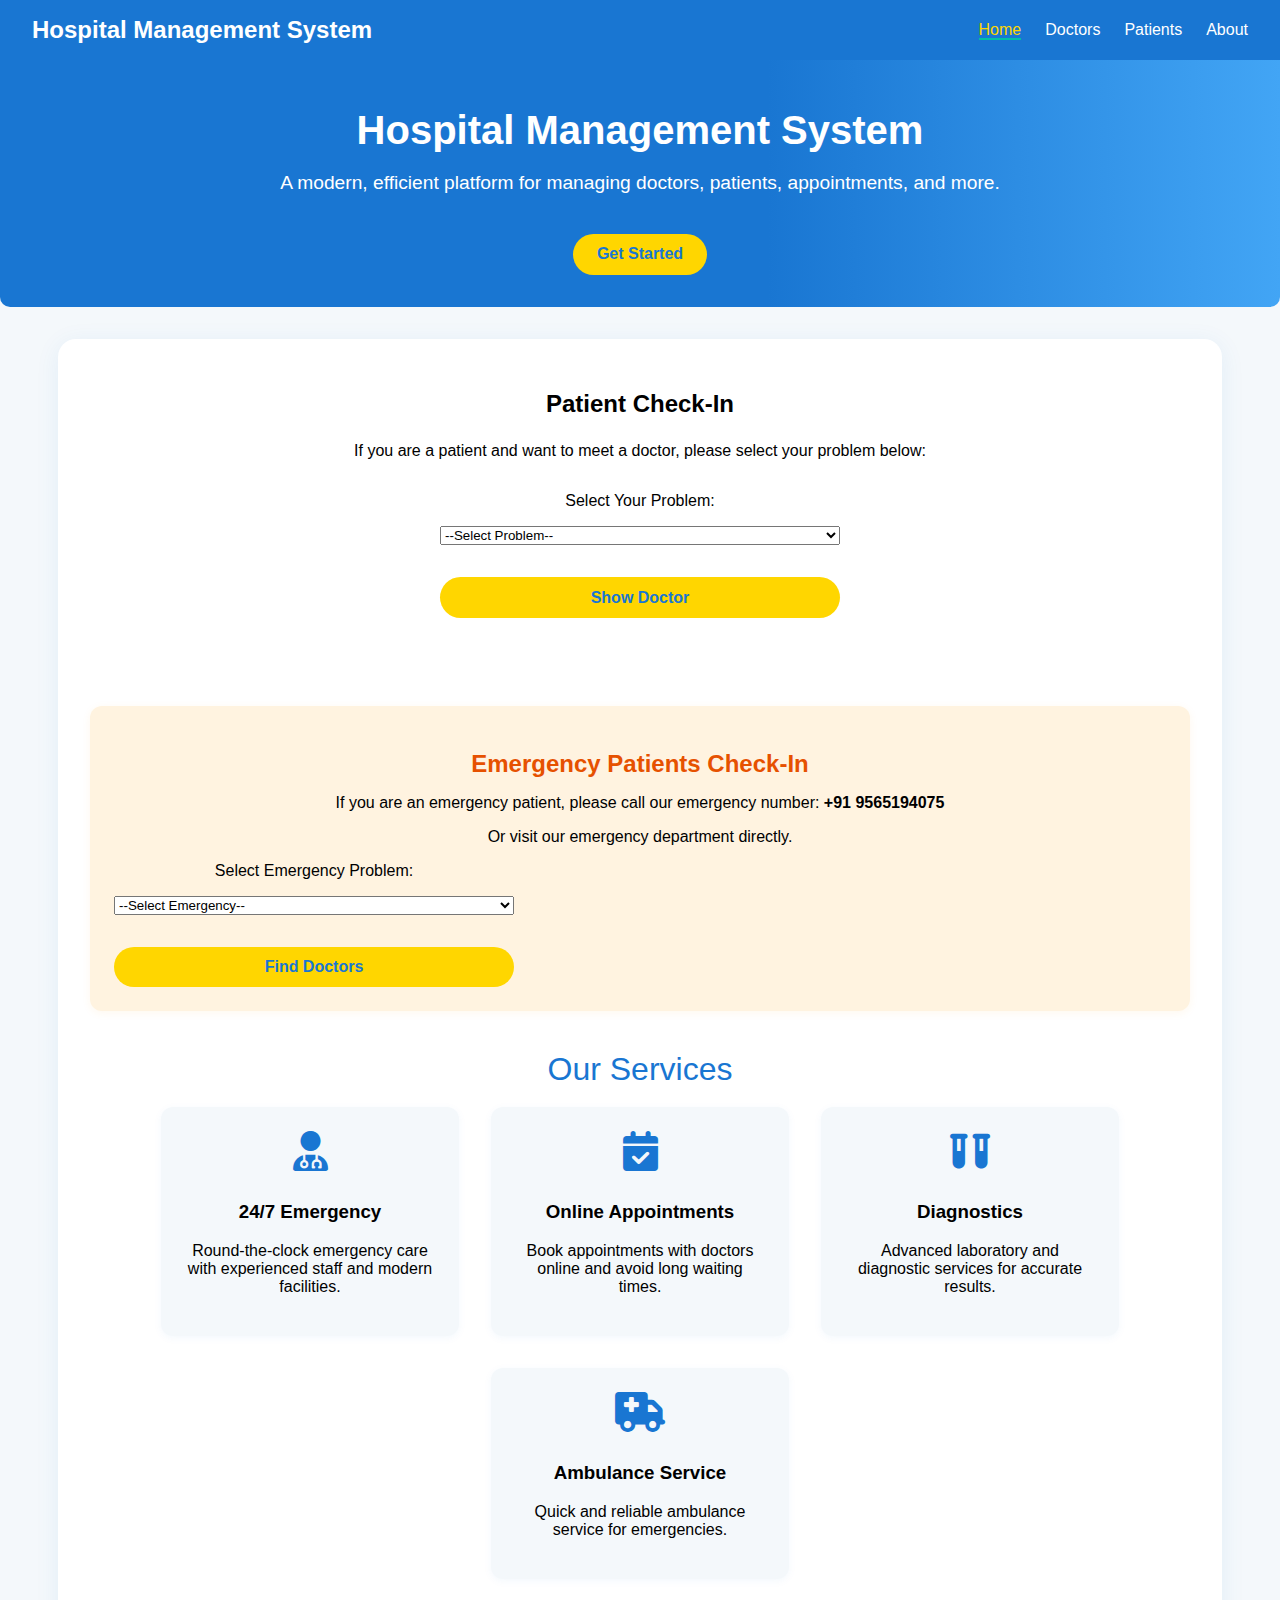
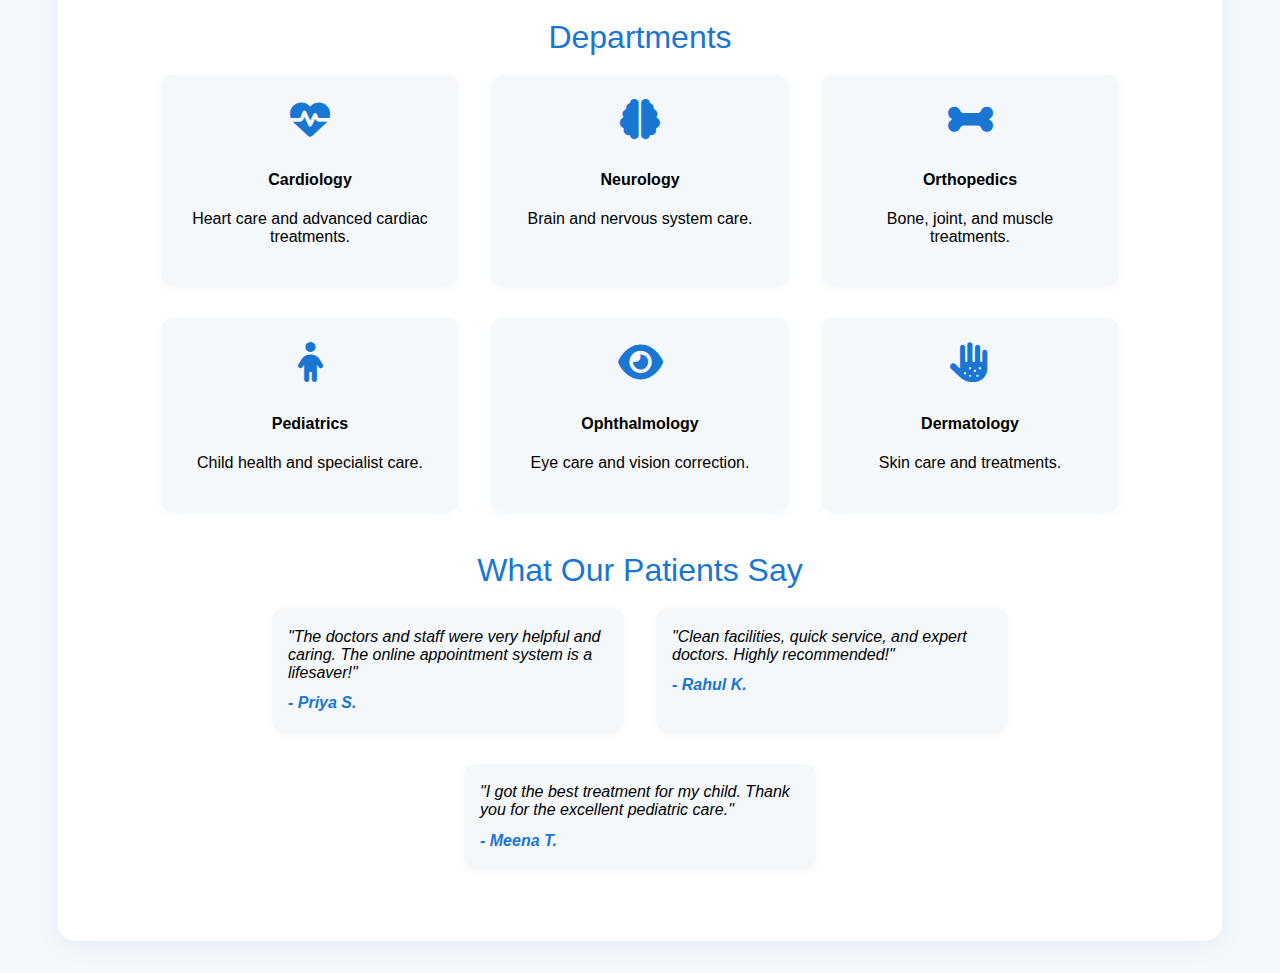
<file: index.html>
<!DOCTYPE html>
<html lang="en">
<head>
    <meta charset="UTF-8">
    <meta name="viewport" content="width=device-width, initial-scale=1.0">
    <title>Hospital Management System</title>
    <link rel="stylesheet" href="css/styles.css">
    <style>
        body {
            font-family: 'Segoe UI', Arial, sans-serif;
            background: #f4f8fb;
            margin: 0;
            padding: 0;
        }
        .navbar {
            background: #1976d2;
            color: #fff;
            padding: 1rem 2rem;
            display: flex;
            justify-content: space-between;
            align-items: center;
        }
        .nav-logo {
            font-size: 1.5rem;
            font-weight: bold;
        }
        .nav-links {
            list-style: none;
            display: flex;
            gap: 1.5rem;
            margin: 0;
            padding: 0;
        }
        .nav-links a {
            color: #fff;
            text-decoration: none;
            font-weight: 500;
            transition: color 0.2s;
        }
        .nav-links a.active, .nav-links a:hover {
            color: #ffd600;
        }
        .hero {
            background: linear-gradient(90deg, #1976d2 60%, #42a5f5 100%);
            color: #fff;
            text-align: center;
            padding: 3rem 1rem 2rem 1rem;
        }
        .hero h1 {
            margin: 0 0 1rem 0;
            font-size: 2.5rem;
        }
        .hero p {
            font-size: 1.2rem;
            margin-bottom: 1.5rem;
        }
        .btn {
            background: #ffd600;
            color: #1976d2;
            border: none;
            padding: 0.7rem 1.5rem;
            border-radius: 25px;
            font-size: 1rem;
            font-weight: bold;
            cursor: pointer;
            transition: background 0.2s;
            text-decoration: none;
            display: inline-block;
        }
        .btn:hover {
            background: #fff176;
        }
        .container {
            max-width: 1100px;
            margin: 2rem auto;
            padding: 2rem;
            background: #fff;
            border-radius: 18px;
            box-shadow: 0 4px 24px rgba(25, 118, 210, 0.08);
        }
        .patient-section {
            display: flex;
            flex-direction: column;
            align-items: center;
            margin-bottom: 2rem;
        }
        .patient-section h2 {
            margin-bottom: 0.5rem;
        }
        #problemForm {
            display: flex;
            flex-direction: column;
            align-items: center;
            gap: 1rem;
            margin-top: 1rem;
            width: 100%;
            max-width: 400px;
        }
        #problemForm select, #problemForm button {
            width: 100%;
        }
        #doctorResult {
            margin-top: 1.5rem;
            font-size: 1.1rem;
            color: #1976d2;
            min-height: 2rem;
        }
        .services, .departments, .testimonials {
            margin: 2.5rem 0;
        }
        .section-title {
            text-align: center;
            font-size: 2rem;
            margin-bottom: 1.2rem;
            color: #1976d2;
        }
        .services-list, .departments-list {
            display: flex;
            flex-wrap: wrap;
            gap: 2rem;
            justify-content: center;
        }
        .service, .department {
            background: #f4f8fb;
            border-radius: 12px;
            padding: 1.5rem;
            width: 250px;
            box-shadow: 0 2px 8px rgba(25, 118, 210, 0.05);
            text-align: center;
        }
        .service i, .department i {
            font-size: 2.5rem;
            color: #1976d2;
            margin-bottom: 0.7rem;
        }
        .testimonials-list {
            display: flex;
            flex-wrap: wrap;
            gap: 2rem;
            justify-content: center;
        }
        .testimonial {
            background: #f4f8fb;
            border-radius: 12px;
            padding: 1.2rem 1rem;
            width: 320px;
            box-shadow: 0 2px 8px rgba(25, 118, 210, 0.05);
            font-style: italic;
        }
        .testimonial .author {
            margin-top: 0.8rem;
            font-weight: bold;
            color: #1976d2;
        }
        @media (max-width: 900px) {
            .container {
                padding: 1rem;
            }
            .services-list, .departments-list, .testimonials-list {
                flex-direction: column;
                align-items: center;
            }
        }
        @media (max-width: 600px) {
            .hero h1 {
                font-size: 1.5rem;
            }
            .container {
                margin: 1rem;
                padding: 0.5rem;
            }
            .service, .department, .testimonial {
                width: 100%;
            }
        }
    </style>
    <!-- Optionally use Font Awesome for icons -->
    <link rel="stylesheet" href="https://cdnjs.cloudflare.com/ajax/libs/font-awesome/6.4.2/css/all.min.css"/>
</head>
<body>
    <nav class="navbar">
        <div class="nav-logo">Hospital Management System</div>
        <ul class="nav-links">
            <li><a href="index.html" class="active">Home</a></li>
            <li><a href="pages/doctors.html">Doctors</a></li>
            <li><a href="pages/patients.html">Patients</a></li>
            <li><a href="pages/about.html">About</a></li>
        </ul>
    </nav>
    <header class="hero">
        <h1>Hospital Management System</h1>
        <p>A modern, efficient platform for managing doctors, patients, appointments, and more.</p>
        <a href="pages/doctors.html" class="btn">Get Started</a>
    </header>

    <div class="container">
        <main class="patient-section">
            <h2>Patient Check-In</h2>
            <p>If you are a patient and want to meet a doctor, please select your problem below:</p>
            <form id="problemForm">
                <label for="problem">Select Your Problem:</label>
                <select id="problem" name="problem" required>
                    <option value="">--Select Problem--</option>
                    <option value="fever">Fever</option>
                    <option value="cough">Cough</option>
                    <option value="headache">Headache</option>
                    <option value="stomach">Stomach Pain</option>
                    <option value="skin">Skin Issue</option>
                    <option value="eye">Eye Problem</option>
                    <option value="heart">Heart Issue</option>
                    <option value="bone">Bone/Joint Pain</option>
                    <option value="child">Child Specialist</option>
                </select>
                <button type="submit" class="btn">Show Doctor</button>
            </form>
            <div id="doctorResult"></div>
        </main>

        <!-- Emergency Patients quick find doctors -->
        <section class="emergency">
            <h2>Emergency Patients Check-In</h2>
            <p>If you are an emergency patient, please call our emergency number: <strong>+91 9565194075</strong></p>
            <p>Or visit our emergency department directly.</p>
            <form id="emergencyForm" style="margin-top:1rem; display:flex; flex-direction:column; align-items:center; gap:1rem; max-width:400px; width:100%;">
                <label for="emergencyProblem">Select Emergency Problem:</label>
                <select id="emergencyProblem" name="emergencyProblem" required style="width:100%;">
                    <option value="">--Select Emergency--</option>
                    <option value="heart_attack">Heart Attack</option>
                    <option value="stroke">Stroke</option>
                    <option value="accident">Accident/Trauma</option>
                    <option value="breathing">Breathing Difficulty</option>
                    <option value="bleeding">Severe Bleeding</option>
                    <option value="burns">Severe Burns</option>
                    <option value="unconscious">Unconsciousness</option>
                </select>
                <button type="submit" class="btn" style="width:100%;">Find Doctors</button>
            </form>
        </section>
        <script>
            document.getElementById('emergencyForm').addEventListener('submit', function(e) {
                e.preventDefault();
                const problem = document.getElementById('emergencyProblem').value;
                if (problem) {
                    // Redirect to emergency doctors page with query params
                    window.location.href = `pages/emergency_doctors.html?problem=${encodeURIComponent(problem)}`;
                }
            });
        </script>
        <style>
            .emergency {
                background: #fff3e0;
                border-radius: 12px;
                padding: 1.5rem;
                margin-bottom: 2rem;
                box-shadow: 0 2px 8px rgba(255, 167, 38, 0.08);
                text-align: center;
            }
            .emergency h2 {
                color: #e65100;
                margin-bottom: 0.5rem;
            }
            @media (max-width: 600px) {
                .emergency {
                    padding: 1rem 0.5rem;
                }
            }
        </style>

        <section class="services">
            <div class="section-title">Our Services</div>
            <div class="services-list">
                <div class="service">
                    <i class="fas fa-user-md"></i>
                    <h3>24/7 Emergency</h3>
                    <p>Round-the-clock emergency care with experienced staff and modern facilities.</p>
                </div>
                <div class="service">
                    <i class="fas fa-calendar-check"></i>
                    <h3>Online Appointments</h3>
                    <p>Book appointments with doctors online and avoid long waiting times.</p>
                </div>
                <div class="service">
                    <i class="fas fa-vials"></i>
                    <h3>Diagnostics</h3>
                    <p>Advanced laboratory and diagnostic services for accurate results.</p>
                </div>
                <div class="service">
                    <i class="fas fa-ambulance"></i>
                    <h3>Ambulance Service</h3>
                    <p>Quick and reliable ambulance service for emergencies.</p>
                </div>
            </div>
        </section>

        <section class="departments">
            <div class="section-title">Departments</div>
            <div class="departments-list">
                <div class="department">
                    <i class="fas fa-heartbeat"></i>
                    <h4>Cardiology</h4>
                    <p>Heart care and advanced cardiac treatments.</p>
                </div>
                <div class="department">
                    <i class="fas fa-brain"></i>
                    <h4>Neurology</h4>
                    <p>Brain and nervous system care.</p>
                </div>
                <div class="department">
                    <i class="fas fa-bone"></i>
                    <h4>Orthopedics</h4>
                    <p>Bone, joint, and muscle treatments.</p>
                </div>
                <div class="department">
                    <i class="fas fa-child"></i>
                    <h4>Pediatrics</h4>
                    <p>Child health and specialist care.</p>
                </div>
                <div class="department">
                    <i class="fas fa-eye"></i>
                    <h4>Ophthalmology</h4>
                    <p>Eye care and vision correction.</p>
                </div>
                <div class="department">
                    <i class="fas fa-allergies"></i>
                    <h4>Dermatology</h4>
                    <p>Skin care and treatments.</p>
                </div>
            </div>
        </section>

        <section class="testimonials">
            <div class="section-title">What Our Patients Say</div>
            <div class="testimonials-list">
                <div class="testimonial">
                    "The doctors and staff were very helpful and caring. The online appointment system is a lifesaver!"
                    <div class="author">- Priya S.</div>
                </div>
                <div class="testimonial">
                    "Clean facilities, quick service, and expert doctors. Highly recommended!"
                    <div class="author">- Rahul K.</div>
                </div>
                <div class="testimonial">
                    "I got the best treatment for my child. Thank you for the excellent pediatric care."
                    <div class="author">- Meena T.</div>
                </div>
            </div>
        </section>
    </div>

    <script>
        const doctorMap = {
            fever: "Dr. Sharma (General Physician)",
            cough: "Dr. Sharma (General Physician)",
            headache: "Dr. Mehta (Neurologist)",
            stomach: "Dr. Gupta (Gastroenterologist)",
            skin: "Dr. Singh (Dermatologist)",
            eye: "Dr. Verma (Ophthalmologist)",
            heart: "Dr. Kapoor (Cardiologist)",
            bone: "Dr. Rao (Orthopedic Surgeon)",
            child: "Dr. Joshi (Pediatrician)"
        };

        document.getElementById('problemForm').addEventListener('submit', function(e) {
            e.preventDefault();
            const problem = document.getElementById('problem').value;
            const resultDiv = document.getElementById('doctorResult');
            if (doctorMap[problem]) {
                resultDiv.innerHTML = `<strong>Recommended Doctor:</strong> ${doctorMap[problem]}`;
            } else {
                resultDiv.innerHTML = "Please select a problem to see the recommended doctor.";
            }
        });
    </script>
    <script src="js/script.js"></script>
</body>
</html>
</file>
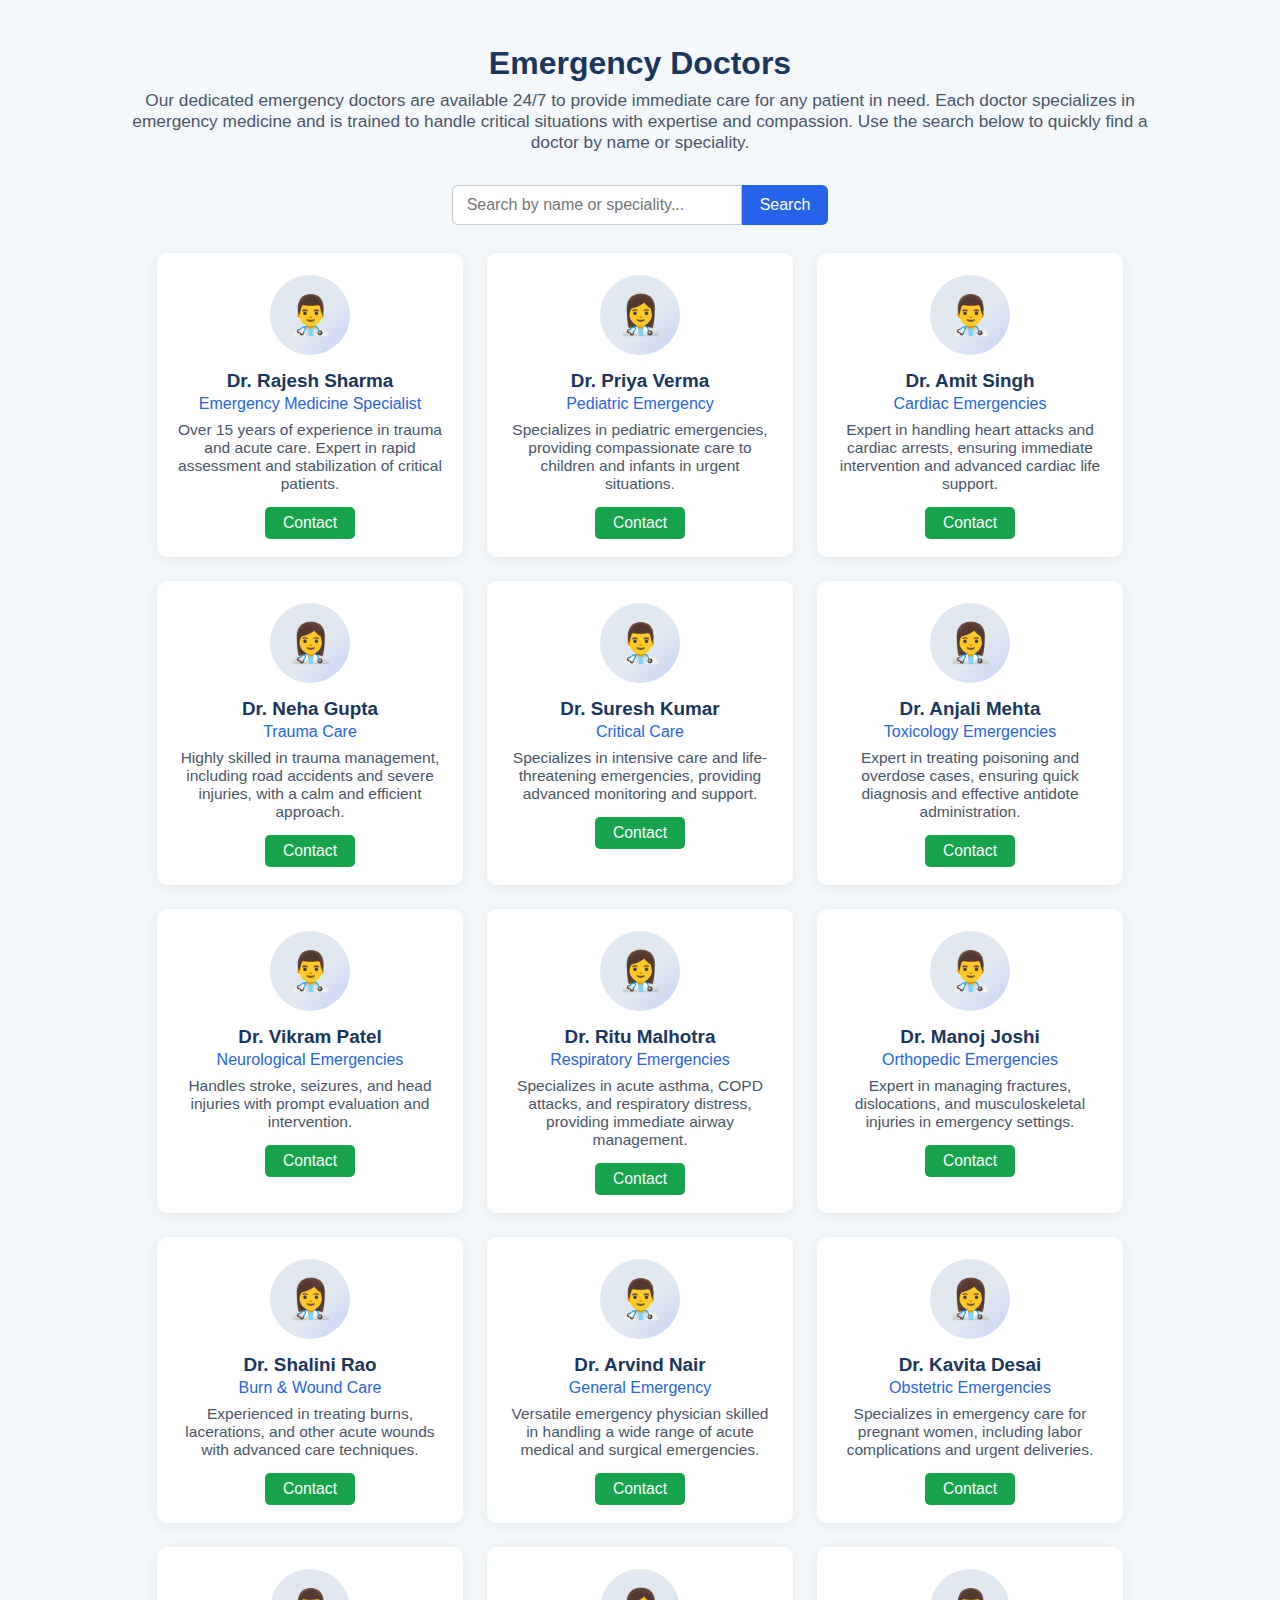
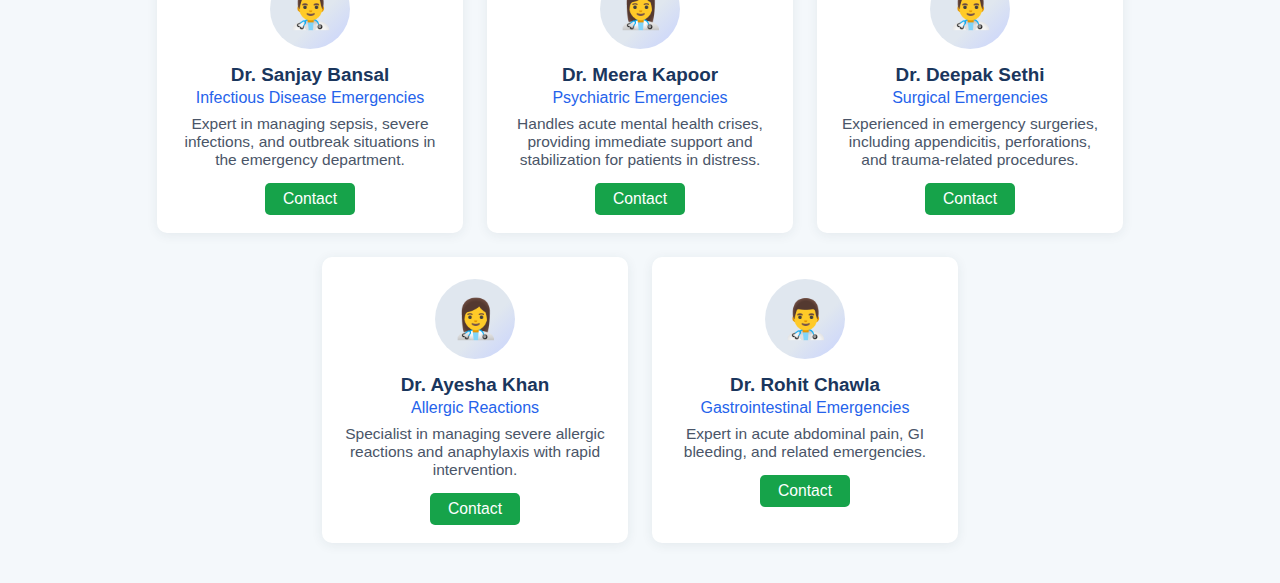
<file: pages/emergency_doctors.html>
<!DOCTYPE html>
<html lang="en">
<head>
    <meta charset="UTF-8">
    <meta name="viewport" content="width=device-width, initial-scale=1.0">
    <title>Emergency Doctors</title>
    <style>
        body {
            font-family: 'Segoe UI', Arial, sans-serif;
            margin: 0;
            background: #f4f8fb;
        }
        .container {
            max-width: 1050px;
            margin: 0 auto;
            padding: 24px 12px 40px 12px;
        }
        h1 {
            text-align: center;
            color: #1a365d;
            margin-bottom: 8px;
        }
        .intro {
            text-align: center;
            margin-bottom: 32px;
            color: #4a5568;
            font-size: 1.08em;
        }
        .search-bar {
            display: flex;
            justify-content: center;
            margin-bottom: 28px;
        }
        .search-bar input[type="text"] {
            width: 260px;
            padding: 10px 14px;
            border: 1px solid #bfc9d1;
            border-radius: 6px 0 0 6px;
            font-size: 1em;
            outline: none;
            transition: border 0.2s;
        }
        .search-bar button {
            padding: 10px 18px;
            border: none;
            background: #2563eb;
            color: #fff;
            font-size: 1em;
            border-radius: 0 6px 6px 0;
            cursor: pointer;
            transition: background 0.2s;
        }
        .search-bar button:hover {
            background: #1e40af;
        }
        .doctors-list {
            display: flex;
            flex-wrap: wrap;
            gap: 24px;
            justify-content: center;
        }
        .doctor-card {
            background: #fff;
            border-radius: 10px;
            box-shadow: 0 2px 12px rgba(44, 62, 80, 0.08);
            padding: 22px 18px 18px 18px;
            width: 270px;
            display: flex;
            flex-direction: column;
            align-items: center;
            transition: box-shadow 0.2s;
            position: relative;
        }
        .doctor-card:hover {
            box-shadow: 0 4px 18px rgba(44, 62, 80, 0.15);
        }
        .doctor-photo {
            width: 80px;
            height: 80px;
            border-radius: 50%;
            background: linear-gradient(135deg, #e0e7ef 60%, #c7d2fe 100%);
            margin-bottom: 15px;
            display: flex;
            align-items: center;
            justify-content: center;
            font-size: 38px;
            color: #2563eb;
        }
        .doctor-name {
            font-size: 1.18em;
            font-weight: 600;
            color: #1a365d;
            margin-bottom: 3px;
            text-align: center;
        }
        .doctor-speciality {
            color: #2563eb;
            margin-bottom: 8px;
            font-size: 1em;
            font-weight: 500;
            text-align: center;
        }
        .doctor-desc {
            color: #4a5568;
            font-size: 0.97em;
            text-align: center;
            margin-bottom: 14px;
        }
        .contact-btn {
            display: inline-block;
            padding: 7px 18px;
            background: #16a34a;
            color: #fff;
            border-radius: 5px;
            text-decoration: none;
            font-size: 0.98em;
            font-weight: 500;
            transition: background 0.2s;
        }
        .contact-btn:hover {
            background: #15803d;
        }
        @media (max-width: 900px) {
            .doctors-list {
                gap: 18px;
            }
            .doctor-card {
                width: 45vw;
                min-width: 220px;
                max-width: 320px;
            }
        }
        @media (max-width: 600px) {
            .doctors-list {
                flex-direction: column;
                gap: 15px;
            }
            .doctor-card {
                width: 100%;
                min-width: 0;
            }
            .container {
                padding: 12px 4px 30px 4px;
            }
        }
    </style>
</head>
<body>
    <div class="container">
        <h1>Emergency Doctors</h1>
        <div class="intro">
            Our dedicated emergency doctors are available 24/7 to provide immediate care for any patient in need. Each doctor specializes in emergency medicine and is trained to handle critical situations with expertise and compassion. Use the search below to quickly find a doctor by name or speciality.
        </div>
        <div class="search-bar">
            <input type="text" id="searchInput" placeholder="Search by name or speciality...">
            <button onclick="searchDoctors()">Search</button>
        </div>
        <div class="doctors-list" id="doctorsList">
            <!-- Doctor cards below -->
            <div class="doctor-card" data-name="Rajesh Sharma" data-speciality="Emergency Medicine Specialist">
                <div class="doctor-photo">👨‍⚕️</div>
                <div class="doctor-name">Dr. Rajesh Sharma</div>
                <div class="doctor-speciality">Emergency Medicine Specialist</div>
                <div class="doctor-desc">Over 15 years of experience in trauma and acute care. Expert in rapid assessment and stabilization of critical patients.</div>
                <a class="contact-btn" href="mailto:rajesh.sharma@hospital.com">Contact</a>
            </div>
            <div class="doctor-card" data-name="Priya Verma" data-speciality="Pediatric Emergency">
                <div class="doctor-photo">👩‍⚕️</div>
                <div class="doctor-name">Dr. Priya Verma</div>
                <div class="doctor-speciality">Pediatric Emergency</div>
                <div class="doctor-desc">Specializes in pediatric emergencies, providing compassionate care to children and infants in urgent situations.</div>
                <a class="contact-btn" href="mailto:priya.verma@hospital.com">Contact</a>
            </div>
            <div class="doctor-card" data-name="Amit Singh" data-speciality="Cardiac Emergencies">
                <div class="doctor-photo">👨‍⚕️</div>
                <div class="doctor-name">Dr. Amit Singh</div>
                <div class="doctor-speciality">Cardiac Emergencies</div>
                <div class="doctor-desc">Expert in handling heart attacks and cardiac arrests, ensuring immediate intervention and advanced cardiac life support.</div>
                <a class="contact-btn" href="mailto:amit.singh@hospital.com">Contact</a>
            </div>
            <div class="doctor-card" data-name="Neha Gupta" data-speciality="Trauma Care">
                <div class="doctor-photo">👩‍⚕️</div>
                <div class="doctor-name">Dr. Neha Gupta</div>
                <div class="doctor-speciality">Trauma Care</div>
                <div class="doctor-desc">Highly skilled in trauma management, including road accidents and severe injuries, with a calm and efficient approach.</div>
                <a class="contact-btn" href="mailto:neha.gupta@hospital.com">Contact</a>
            </div>
            <div class="doctor-card" data-name="Suresh Kumar" data-speciality="Critical Care">
                <div class="doctor-photo">👨‍⚕️</div>
                <div class="doctor-name">Dr. Suresh Kumar</div>
                <div class="doctor-speciality">Critical Care</div>
                <div class="doctor-desc">Specializes in intensive care and life-threatening emergencies, providing advanced monitoring and support.</div>
                <a class="contact-btn" href="mailto:suresh.kumar@hospital.com">Contact</a>
            </div>
            <div class="doctor-card" data-name="Anjali Mehta" data-speciality="Toxicology Emergencies">
                <div class="doctor-photo">👩‍⚕️</div>
                <div class="doctor-name">Dr. Anjali Mehta</div>
                <div class="doctor-speciality">Toxicology Emergencies</div>
                <div class="doctor-desc">Expert in treating poisoning and overdose cases, ensuring quick diagnosis and effective antidote administration.</div>
                <a class="contact-btn" href="mailto:anjali.mehta@hospital.com">Contact</a>
            </div>
            <div class="doctor-card" data-name="Vikram Patel" data-speciality="Neurological Emergencies">
                <div class="doctor-photo">👨‍⚕️</div>
                <div class="doctor-name">Dr. Vikram Patel</div>
                <div class="doctor-speciality">Neurological Emergencies</div>
                <div class="doctor-desc">Handles stroke, seizures, and head injuries with prompt evaluation and intervention.</div>
                <a class="contact-btn" href="mailto:vikram.patel@hospital.com">Contact</a>
            </div>
            <div class="doctor-card" data-name="Ritu Malhotra" data-speciality="Respiratory Emergencies">
                <div class="doctor-photo">👩‍⚕️</div>
                <div class="doctor-name">Dr. Ritu Malhotra</div>
                <div class="doctor-speciality">Respiratory Emergencies</div>
                <div class="doctor-desc">Specializes in acute asthma, COPD attacks, and respiratory distress, providing immediate airway management.</div>
                <a class="contact-btn" href="mailto:ritu.malhotra@hospital.com">Contact</a>
            </div>
            <div class="doctor-card" data-name="Manoj Joshi" data-speciality="Orthopedic Emergencies">
                <div class="doctor-photo">👨‍⚕️</div>
                <div class="doctor-name">Dr. Manoj Joshi</div>
                <div class="doctor-speciality">Orthopedic Emergencies</div>
                <div class="doctor-desc">Expert in managing fractures, dislocations, and musculoskeletal injuries in emergency settings.</div>
                <a class="contact-btn" href="mailto:manoj.joshi@hospital.com">Contact</a>
            </div>
            <div class="doctor-card" data-name="Shalini Rao" data-speciality="Burn & Wound Care">
                <div class="doctor-photo">👩‍⚕️</div>
                <div class="doctor-name">Dr. Shalini Rao</div>
                <div class="doctor-speciality">Burn & Wound Care</div>
                <div class="doctor-desc">Experienced in treating burns, lacerations, and other acute wounds with advanced care techniques.</div>
                <a class="contact-btn" href="mailto:shalini.rao@hospital.com">Contact</a>
            </div>
            <div class="doctor-card" data-name="Arvind Nair" data-speciality="General Emergency">
                <div class="doctor-photo">👨‍⚕️</div>
                <div class="doctor-name">Dr. Arvind Nair</div>
                <div class="doctor-speciality">General Emergency</div>
                <div class="doctor-desc">Versatile emergency physician skilled in handling a wide range of acute medical and surgical emergencies.</div>
                <a class="contact-btn" href="mailto:arvind.nair@hospital.com">Contact</a>
            </div>
            <div class="doctor-card" data-name="Kavita Desai" data-speciality="Obstetric Emergencies">
                <div class="doctor-photo">👩‍⚕️</div>
                <div class="doctor-name">Dr. Kavita Desai</div>
                <div class="doctor-speciality">Obstetric Emergencies</div>
                <div class="doctor-desc">Specializes in emergency care for pregnant women, including labor complications and urgent deliveries.</div>
                <a class="contact-btn" href="mailto:kavita.desai@hospital.com">Contact</a>
            </div>
            <div class="doctor-card" data-name="Sanjay Bansal" data-speciality="Infectious Disease Emergencies">
                <div class="doctor-photo">👨‍⚕️</div>
                <div class="doctor-name">Dr. Sanjay Bansal</div>
                <div class="doctor-speciality">Infectious Disease Emergencies</div>
                <div class="doctor-desc">Expert in managing sepsis, severe infections, and outbreak situations in the emergency department.</div>
                <a class="contact-btn" href="mailto:sanjay.bansal@hospital.com">Contact</a>
            </div>
            <div class="doctor-card" data-name="Meera Kapoor" data-speciality="Psychiatric Emergencies">
                <div class="doctor-photo">👩‍⚕️</div>
                <div class="doctor-name">Dr. Meera Kapoor</div>
                <div class="doctor-speciality">Psychiatric Emergencies</div>
                <div class="doctor-desc">Handles acute mental health crises, providing immediate support and stabilization for patients in distress.</div>
                <a class="contact-btn" href="mailto:meera.kapoor@hospital.com">Contact</a>
            </div>
            <div class="doctor-card" data-name="Deepak Sethi" data-speciality="Surgical Emergencies">
                <div class="doctor-photo">👨‍⚕️</div>
                <div class="doctor-name">Dr. Deepak Sethi</div>
                <div class="doctor-speciality">Surgical Emergencies</div>
                <div class="doctor-desc">Experienced in emergency surgeries, including appendicitis, perforations, and trauma-related procedures.</div>
                <a class="contact-btn" href="mailto:deepak.sethi@hospital.com">Contact</a>
            </div>
            <!-- Add more doctors as needed -->
            <div class="doctor-card" data-name="Ayesha Khan" data-speciality="Allergic Reactions">
                <div class="doctor-photo">👩‍⚕️</div>
                <div class="doctor-name">Dr. Ayesha Khan</div>
                <div class="doctor-speciality">Allergic Reactions</div>
                <div class="doctor-desc">Specialist in managing severe allergic reactions and anaphylaxis with rapid intervention.</div>
                <a class="contact-btn" href="mailto:ayesha.khan@hospital.com">Contact</a>
            </div>
            <div class="doctor-card" data-name="Rohit Chawla" data-speciality="Gastrointestinal Emergencies">
                <div class="doctor-photo">👨‍⚕️</div>
                <div class="doctor-name">Dr. Rohit Chawla</div>
                <div class="doctor-speciality">Gastrointestinal Emergencies</div>
                <div class="doctor-desc">Expert in acute abdominal pain, GI bleeding, and related emergencies.</div>
                <a class="contact-btn" href="mailto:rohit.chawla@hospital.com">Contact</a>
            </div>
        </div>
    </div>
    <script>
        function searchDoctors() {
            const input = document.getElementById('searchInput').value.toLowerCase();
            const cards = document.querySelectorAll('.doctor-card');
            cards.forEach(card => {
                const name = card.getAttribute('data-name').toLowerCase();
                const speciality = card.getAttribute('data-speciality').toLowerCase();
                if (name.includes(input) || speciality.includes(input)) {
                    card.style.display = '';
                } else {
                    card.style.display = 'none';
                }
            });
        }
        document.getElementById('searchInput').addEventListener('input', searchDoctors);
    </script>
</body>
</html>
</file>
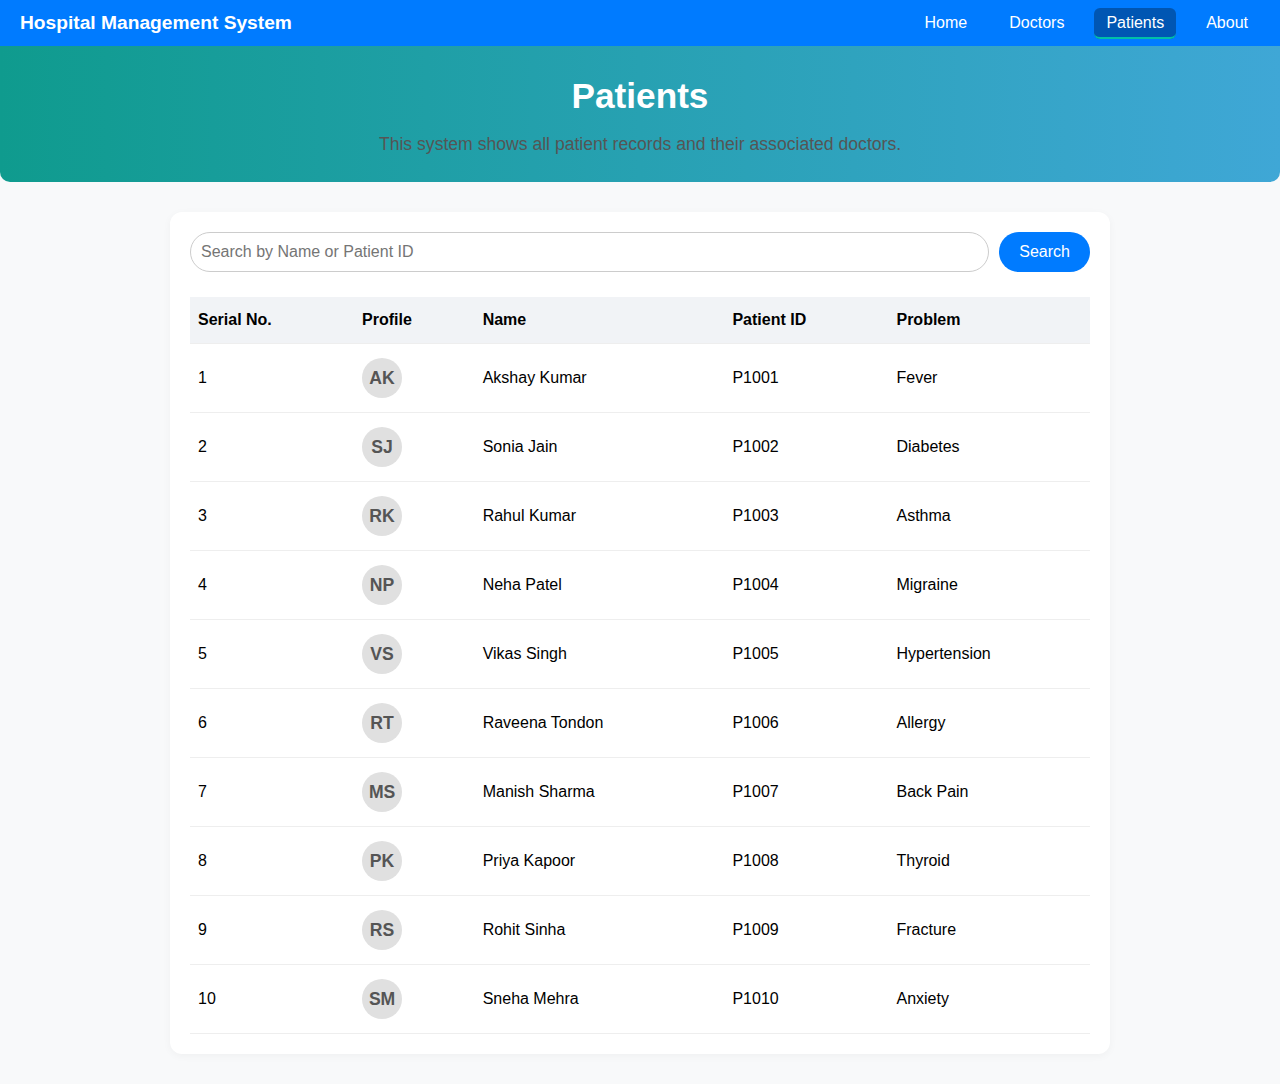
<file: pages/patients.html>
<!DOCTYPE html>
<html lang="en">
<head>
    <meta charset="UTF-8">
    <title>Patients - Hospital Management System</title>
    <meta name="viewport" content="width=device-width, initial-scale=1">
    <link rel="stylesheet" href="../css/styles.css">
    <style>
        body {
            margin: 0;
            font-family: 'Segoe UI', Arial, sans-serif;
            background: #f8f9fa;
        }
        .container {
            max-width: 900px;
            margin: 30px auto;
            padding: 20px;
            background: #fff;
            border-radius: 12px;
            box-shadow: 0 2px 8px rgba(0,0,0,0.04);
        }
        .search-bar {
            display: flex;
            gap: 10px;
            margin-bottom: 25px;
            flex-wrap: wrap;
        }
        .search-bar input {
            flex: 1 1 200px;
            padding: 10px;
            border: 1px solid #ccc;
            border-radius: 20px;
            font-size: 1em;
        }
        .search-bar button {
            padding: 10px 20px;
            border: none;
            background: #007bff;
            color: #fff;
            border-radius: 20px;
            cursor: pointer;
            font-size: 1em;
            transition: background 0.2s;
        }
        .search-bar button:hover {
            background: #0056b3;
        }
        .patients-table {
            width: 100%;
            border-collapse: collapse;
            background: #fff;
        }
        .patients-table th, .patients-table td {
            padding: 14px 8px;
            text-align: left;
            border-bottom: 1px solid #eee;
            font-size: 1em;
        }
        .patients-table th {
            background: #f1f3f6;
        }
        .profile-circle {
            width: 40px;
            height: 40px;
            border-radius: 50%;
            background: #e0e0e0;
            display: inline-flex;
            align-items: center;
            justify-content: center;
            font-weight: bold;
            color: #555;
            margin-right: 10px;
            font-size: 1.1em;
        }
        .hero {
            text-align: center;
            padding: 30px 10px 10px 10px;
        }
        .hero h1 {
            margin: 0 0 10px 0;
            font-size: 2.2em;
        }
        .hero p {
            color: #555;
            font-size: 1.1em;
        }
        .navbar {
            display: flex;
            justify-content: space-between;
            align-items: center;
            background: #007bff;
            color: #fff;
            padding: 12px 20px;
            flex-wrap: wrap;
        }
        .nav-logo {
            font-weight: bold;
            font-size: 1.2em;
        }
        .nav-links {
            list-style: none;
            display: flex;
            gap: 18px;
            margin: 0;
            padding: 0;
        }
        .nav-links li a {
            color: #fff;
            text-decoration: none;
            padding: 6px 12px;
            border-radius: 6px;
            transition: background 0.2s;
        }
        .nav-links li a.active, .nav-links li a:hover {
            background: #0056b3;
        }

        /* Responsive Styles */
        @media (max-width: 900px) {
            .container {
                margin: 16px;
                padding: 12px;
            }
        }
        @media (max-width: 700px) {
            .navbar {
                flex-direction: column;
                align-items: flex-start;
                padding: 10px 8px;
            }
            .nav-links {
                flex-direction: column;
                gap: 8px;
                width: 100%;
                margin-top: 8px;
            }
            .container {
                margin: 8px;
                padding: 8px;
            }
            .hero h1 {
                font-size: 1.4em;
            }
            .patients-table, .patients-table thead, .patients-table tbody, .patients-table th, .patients-table td, .patients-table tr {
                display: block;
                width: 100%;
            }
            .patients-table thead {
                display: none;
            }
            .patients-table tr {
                margin-bottom: 18px;
                border: 1px solid #eee;
                border-radius: 8px;
                padding: 10px;
                background: #fff;
                box-shadow: 0 1px 4px rgba(0,0,0,0.03);
            }
            .patients-table td {
                padding: 10px 0 10px 40%;
                border: none;
                position: relative;
                font-size: 1em;
                min-height: 38px;
            }
            .patients-table td:before {
                content: attr(data-label);
                font-weight: bold;
                display: block;
                position: absolute;
                left: 12px;
                top: 10px;
                width: 38%;
                color: #333;
                font-size: 0.98em;
                white-space: nowrap;
            }
            .profile-circle {
                margin-right: 0;
                margin-bottom: 6px;
            }
            .search-bar {
                flex-direction: column;
                gap: 8px;
            }
            .search-bar input, .search-bar button {
                width: 70%;
                font-size: 1em;
            }
        }
        @media (max-width: 400px) {
            .hero h1 {
                font-size: 1.1em;
            }
            .container {
                padding: 4px;
            }
        }
    </style>
</head>
<body>
    <nav class="navbar">
        <div class="nav-logo">Hospital Management System</div>
        <ul class="nav-links">
            <li><a href="../index.html">Home</a></li>
            <li><a href="doctors.html">Doctors</a></li>
            <li><a class="active" href="patients.html">Patients</a></li>
            <li><a href="about.html">About</a></li>
        </ul>
    </nav>
    <div class="hero">
        <h1>Patients</h1>
        <p>This system shows all patient records and their associated doctors.</p>
    </div>
    <div class="container">
        <form class="search-bar" onsubmit="event.preventDefault(); searchPatients();">
            <input type="text" id="searchInput" placeholder="Search by Name or Patient ID">
            <button type="submit">Search</button>
        </form>
        <table class="patients-table" id="patientsTable">
            <thead>
                <tr>
                    <th>Serial No.</th>
                    <th>Profile</th>
                    <th>Name</th>
                    <th>Patient ID</th>
                    <th>Problem</th>
                </tr>
            </thead>
            <tbody>
                <tr>
                    <td data-label="Serial No.">1</td>
                    <td data-label="Profile"><span class="profile-circle">AK</span></td>
                    <td data-label="Name">Akshay Kumar</td>
                    <td data-label="Patient ID">P1001</td>
                    <td data-label="Problem">Fever</td>
                </tr>
                <tr>
                    <td data-label="Serial No.">2</td>
                    <td data-label="Profile"><span class="profile-circle">SJ</span></td>
                    <td data-label="Name">Sonia Jain</td>
                    <td data-label="Patient ID">P1002</td>
                    <td data-label="Problem">Diabetes</td>
                </tr>
                <tr>
                    <td data-label="Serial No.">3</td>
                    <td data-label="Profile"><span class="profile-circle">RK</span></td>
                    <td data-label="Name">Rahul Kumar</td>
                    <td data-label="Patient ID">P1003</td>
                    <td data-label="Problem">Asthma</td>
                </tr>
                <tr>
                    <td data-label="Serial No.">4</td>
                    <td data-label="Profile"><span class="profile-circle">NP</span></td>
                    <td data-label="Name">Neha Patel</td>
                    <td data-label="Patient ID">P1004</td>
                    <td data-label="Problem">Migraine</td>
                </tr>
                <tr>
                    <td data-label="Serial No.">5</td>
                    <td data-label="Profile"><span class="profile-circle">VS</span></td>
                    <td data-label="Name">Vikas Singh</td>
                    <td data-label="Patient ID">P1005</td>
                    <td data-label="Problem">Hypertension</td>
                </tr>
                <tr>
                    <td data-label="Serial No.">6</td>
                    <td data-label="Profile"><span class="profile-circle">RT</span></td>
                    <td data-label="Name">Raveena Tondon</td>
                    <td data-label="Patient ID">P1006</td>
                    <td data-label="Problem">Allergy</td>
                </tr>
                <tr>
                    <td data-label="Serial No.">7</td>
                    <td data-label="Profile"><span class="profile-circle">MS</span></td>
                    <td data-label="Name">Manish Sharma</td>
                    <td data-label="Patient ID">P1007</td>
                    <td data-label="Problem">Back Pain</td>
                </tr>
                <tr>
                    <td data-label="Serial No.">8</td>
                    <td data-label="Profile"><span class="profile-circle">PK</span></td>
                    <td data-label="Name">Priya Kapoor</td>
                    <td data-label="Patient ID">P1008</td>
                    <td data-label="Problem">Thyroid</td>
                </tr>
                <tr>
                    <td data-label="Serial No.">9</td>
                    <td data-label="Profile"><span class="profile-circle">RS</span></td>
                    <td data-label="Name">Rohit Sinha</td>
                    <td data-label="Patient ID">P1009</td>
                    <td data-label="Problem">Fracture</td>
                </tr>
                <tr>
                    <td data-label="Serial No.">10</td>
                    <td data-label="Profile"><span class="profile-circle">SM</span></td>
                    <td data-label="Name">Sneha Mehra</td>
                    <td data-label="Patient ID">P1010</td>
                    <td data-label="Problem">Anxiety</td>
                </tr>
            </tbody>
        </table>
    </div>
    <script>
        function searchPatients() {
            const input = document.getElementById('searchInput').value.toLowerCase();
            const table = document.getElementById('patientsTable');
            const trs = table.getElementsByTagName('tbody')[0].getElementsByTagName('tr');
            for (let i = 0; i < trs.length; i++) {
                const name = trs[i].children[2].textContent.toLowerCase();
                const id = trs[i].children[3].textContent.toLowerCase();
                if (name.includes(input) || id.includes(input)) {
                    trs[i].style.display = '';
                } else {
                    trs[i].style.display = 'none';
                }
            }
        }
    </script>
</body>
</html>
</file>
<file: css/styles.css>
body {
    margin: 0;
    font-family: Arial, sans-serif;
    background-color: #f0f4f8;
}

.navbar {
    background-color: #1f2a44;
    display: flex;
    justify-content: space-between;
    padding: 1rem 2rem;
    color: white;
}

.nav-links {
    list-style: none;
    display: flex;
    gap: 2rem;
    margin: 0;
    padding: 0;
}

.nav-links li a {
    color: white;
    text-decoration: none;
}

.nav-links li a.active,
.nav-links li a:hover {
    border-bottom: 2px solid #00bfa6;
}

.hero {
    background: linear-gradient(to right, #0f9b8e, #3fa7d6);
    color: white;
    padding: 5rem 2rem;
    text-align: center;
    border-radius: 0 0 10px 10px;
}

.btn {
    background-color: #28c76f;
    color: white;
    padding: 1rem 2rem;
    text-decoration: none;
    font-weight: bold;
    border-radius: 5px;
    display: inline-block;
    margin-top: 1rem;
}

@media (max-width: 768px) {
    .nav-links {
        flex-direction: column;
    }

    .hero {
        padding: 3rem 1rem;
    }
}
</file>
